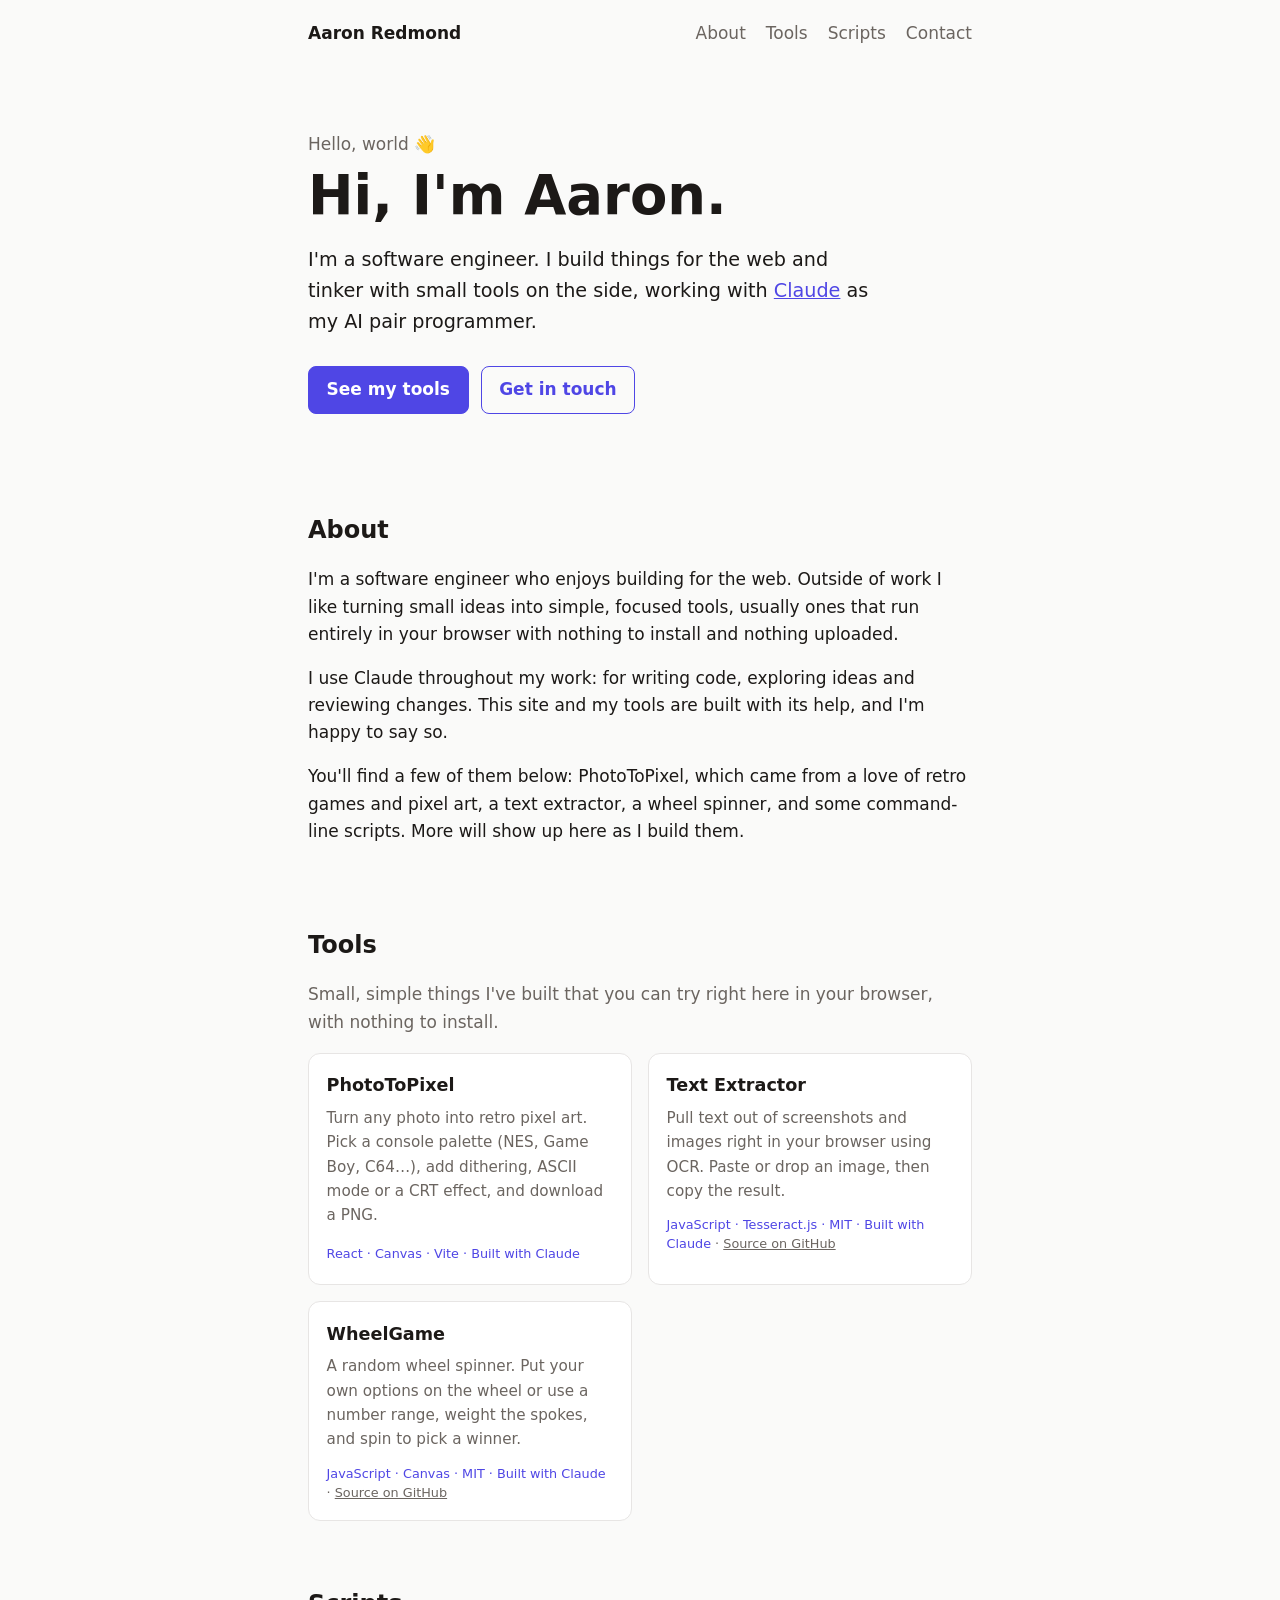
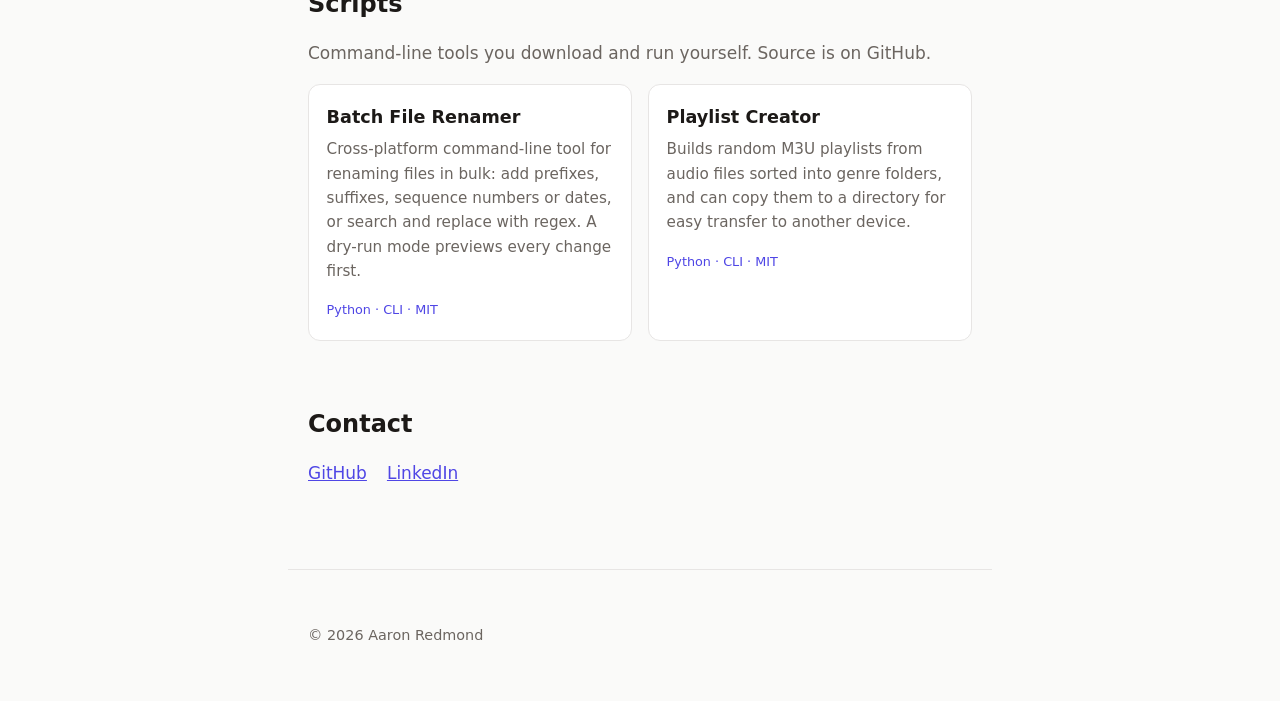
<file: index.html>
<!DOCTYPE html>
<html lang="en">
<head>
  <meta charset="utf-8">
  <meta name="viewport" content="width=device-width, initial-scale=1">
  <meta name="description" content="Aaron Redmond – personal website and small tools.">
  <meta name="color-scheme" content="light dark">
  <title>Aaron Redmond</title>
  <link rel="canonical" href="https://aaronredmond.github.io/">
  <link rel="icon" href="data:image/svg+xml,%3Csvg xmlns='http://www.w3.org/2000/svg' viewBox='0 0 32 32'%3E%3Crect width='32' height='32' rx='7' fill='%23444'/%3E%3Ctext x='16' y='23' font-family='sans-serif' font-size='18' font-weight='700' text-anchor='middle' fill='%23fff'%3EA%3C/text%3E%3C/svg%3E">
  <meta property="og:type" content="website">
  <meta property="og:title" content="Aaron Redmond">
  <meta property="og:description" content="Personal website and small tools: a pixel art converter, text extractor, wheel spinner and command-line scripts.">
  <meta property="og:url" content="https://aaronredmond.github.io/">
  <meta name="twitter:card" content="summary">
  <link rel="stylesheet" href="style.css">
</head>
<body>
  <header class="site-header">
    <a class="brand" href="#top">Aaron Redmond</a>
    <nav>
      <a href="#about">About</a>
      <a href="#tools">Tools</a>
      <a href="#scripts">Scripts</a>
      <a href="#contact">Contact</a>
    </nav>
  </header>

  <main id="top">
    <section class="hero">
      <p class="eyebrow">Hello, world 👋</p>
      <h1>Hi, I'm Aaron.</h1>
      <p class="lead">
        I'm a software engineer.
        I build things for the web and tinker with small tools on the side,
        working with <a href="https://claude.com/claude-code">Claude</a> as my AI pair programmer.
      </p>
      <p class="links">
        <a class="button" href="#tools">See my tools</a>
        <a class="button ghost" href="#contact">Get in touch</a>
      </p>
    </section>

    <section id="about">
      <h2>About</h2>
      <p>
        I'm a software engineer who enjoys building for the web. Outside of
        work I like turning small ideas into simple, focused tools, usually
        ones that run entirely in your browser with nothing to install and
        nothing uploaded.
      </p>
      <p>
        I use Claude throughout my work: for writing code, exploring ideas and
        reviewing changes. This site and my tools are built with its help, and
        I'm happy to say so.
      </p>
      <p>
        You'll find a few of them below: PhotoToPixel, which came from a love
        of retro games and pixel art, a text extractor, a wheel spinner, and
        some command-line scripts. More will show up here as I build them.
      </p>
    </section>

    <section id="tools">
      <h2>Tools</h2>
      <p class="muted">Small, simple things I've built that you can try right here in your browser, with nothing to install.</p>
      <div class="cards">
        <div class="card">
          <h3><a class="card-link" href="photo-to-pixel/">PhotoToPixel</a></h3>
          <p>
            Turn any photo into retro pixel art. Pick a console palette
            (NES, Game Boy, C64…), add dithering, ASCII mode or a CRT effect,
            and download a PNG.
          </p>
          <span class="tags">React · Canvas · Vite · Built with Claude</span>
        </div>
        <div class="card">
          <h3><a class="card-link" href="text-extractor/">Text Extractor</a></h3>
          <p>
            Pull text out of screenshots and images right in your browser
            using OCR. Paste or drop an image, then copy the result.
          </p>
          <p class="card-meta"><span class="tags">JavaScript · Tesseract.js · MIT · Built with Claude</span> · <a class="source" href="https://github.com/aaronredmond/Text-Extractor">Source on GitHub</a></p>
        </div>
        <div class="card">
          <h3><a class="card-link" href="wheel-game/">WheelGame</a></h3>
          <p>
            A random wheel spinner. Put your own options on the wheel or use a
            number range, weight the spokes, and spin to pick a winner.
          </p>
          <p class="card-meta"><span class="tags">JavaScript · Canvas · MIT · Built with Claude</span> · <a class="source" href="https://github.com/aaronredmond/WheelGame">Source on GitHub</a></p>
        </div>
      </div>
    </section>

    <section id="scripts">
      <h2>Scripts</h2>
      <p class="muted">Command-line tools you download and run yourself. Source is on GitHub.</p>
      <div class="cards">
        <a class="card" href="https://github.com/aaronredmond/batch-file-renamer">
          <h3>Batch File Renamer</h3>
          <p>
            Cross-platform command-line tool for renaming files in bulk: add
            prefixes, suffixes, sequence numbers or dates, or search and replace
            with regex. A dry-run mode previews every change first.
          </p>
          <span class="tags">Python · CLI · MIT</span>
        </a>
        <a class="card" href="https://github.com/aaronredmond/playlist-creator">
          <h3>Playlist Creator</h3>
          <p>
            Builds random M3U playlists from audio files sorted into genre
            folders, and can copy them to a directory for easy transfer to
            another device.
          </p>
          <span class="tags">Python · CLI · MIT</span>
        </a>
        <!-- Add more scripts by copying a card above -->
      </div>
    </section>

    <section id="contact">
      <h2>Contact</h2>
      <ul class="contact-list">
        <li><a href="https://github.com/aaronredmond">GitHub</a></li>
        <li><a href="https://www.linkedin.com/in/aaron-redmond-47b76a3a">LinkedIn</a></li>
      </ul>
    </section>
  </main>

  <footer>
    <p>&copy; <span id="year">2026</span> Aaron Redmond</p>
  </footer>

  <script>document.getElementById('year').textContent = new Date().getFullYear();</script>
</body>
</html>
</file>
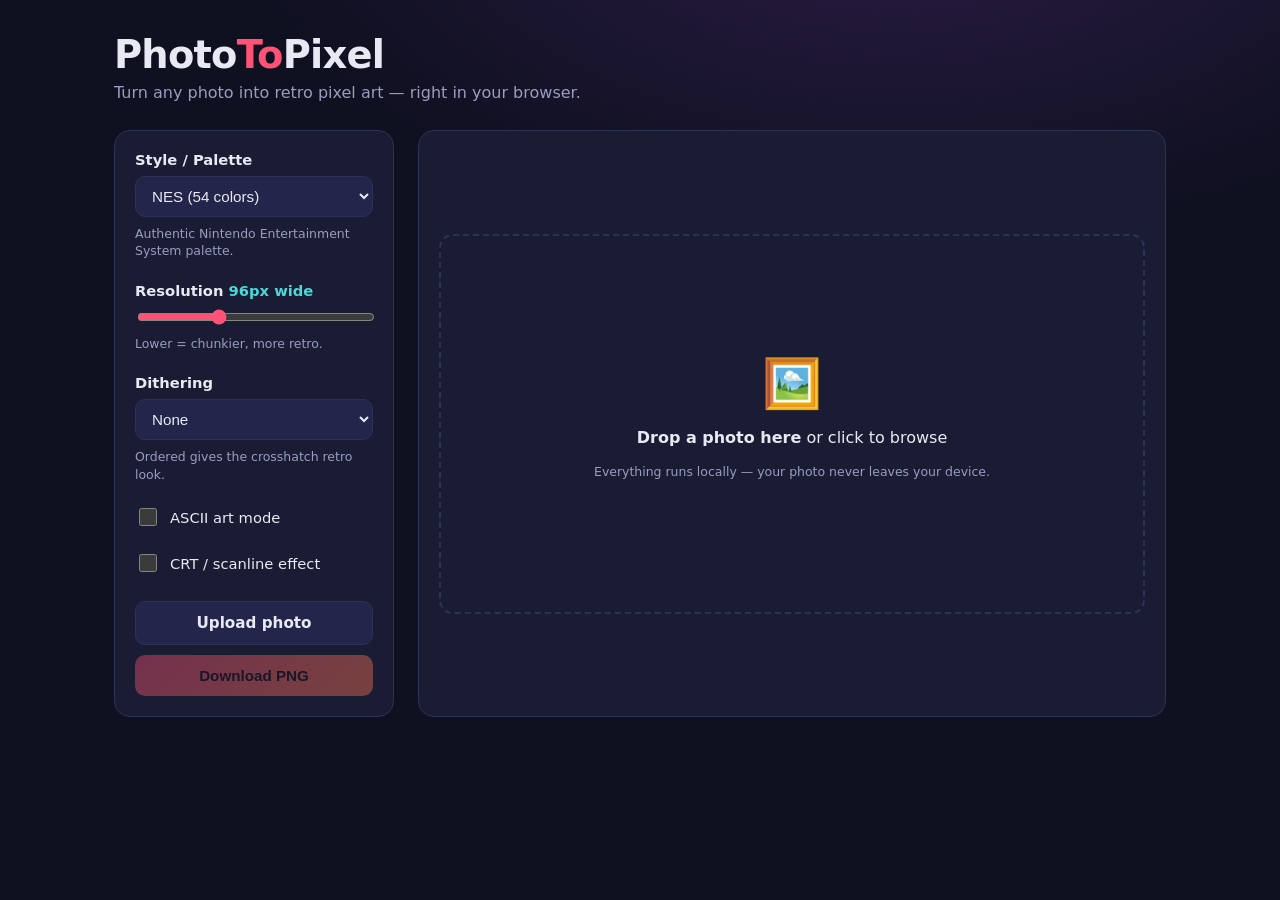
<file: photo-to-pixel/index.html>
<!doctype html>
<html lang="en">
  <head>
    <meta charset="UTF-8" />
    <meta name="viewport" content="width=device-width, initial-scale=1.0" />
    <title>PhotoToPixel — Pixel Art Converter</title>
    <script type="module" crossorigin src="/photo-to-pixel/assets/index-B_giEB7G.js"></script>
    <link rel="stylesheet" crossorigin href="/photo-to-pixel/assets/index-BTE2nq8Z.css">
  </head>
  <body>
    <div id="root"></div>
  </body>
</html>
</file>
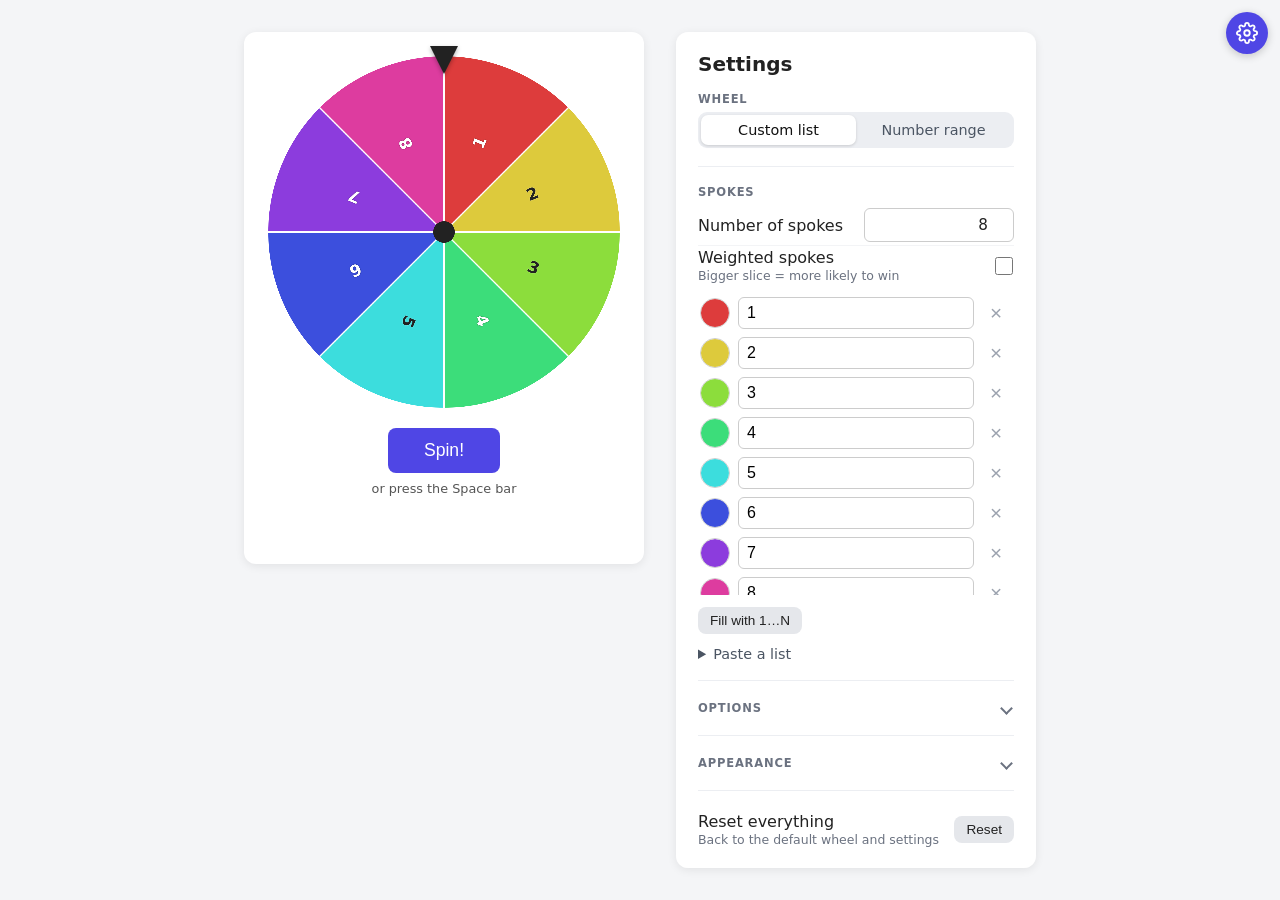
<file: wheel-game/index.html>
<!DOCTYPE html>
<html lang="en">
<head>
<meta charset="UTF-8">
<meta name="viewport" content="width=device-width, initial-scale=1">
<title>Random Wheel</title>
<link rel="stylesheet" href="styles.css">
</head>
<body>
  <main class="panel wheel-panel">
    <div class="wheel-wrap">
      <div class="pointer" aria-hidden="true"></div>
      <canvas id="wheel" width="1600" height="1600" role="img" aria-label="Wheel"></canvas>
    </div>
    <button id="spin">Spin!</button>
    <div class="hint">or press the Space bar</div>
    <div id="result" role="status" aria-live="polite" aria-atomic="true"></div>

    <div class="history" id="historyBox" hidden>
      <div class="history-head"><span>Recent spins</span><button class="small" id="clearHistory">Clear</button></div>
      <ul id="history" aria-label="Recent spin results"></ul>
    </div>
  </main>

  <canvas id="confetti" aria-hidden="true"></canvas>

  <button id="toggleSettings" aria-controls="settings" aria-expanded="true" aria-label="Hide settings" title="Hide settings">
    <svg viewBox="0 0 24 24" aria-hidden="true">
      <circle cx="12" cy="12" r="3"/>
      <path d="M19.4 15a1.65 1.65 0 0 0 .33 1.82l.06.06a2 2 0 0 1 0 2.83 2 2 0 0 1-2.83 0l-.06-.06a1.65 1.65 0 0 0-1.82-.33 1.65 1.65 0 0 0-1 1.51V21a2 2 0 0 1-2 2 2 2 0 0 1-2-2v-.09A1.65 1.65 0 0 0 9 19.4a1.65 1.65 0 0 0-1.82.33l-.06.06a2 2 0 0 1-2.83 0 2 2 0 0 1 0-2.83l.06-.06a1.65 1.65 0 0 0 .33-1.82 1.65 1.65 0 0 0-1.51-1H3a2 2 0 0 1-2-2 2 2 0 0 1 2-2h.09A1.65 1.65 0 0 0 4.6 9a1.65 1.65 0 0 0-.33-1.82l-.06-.06a2 2 0 0 1 0-2.83 2 2 0 0 1 2.83 0l.06.06a1.65 1.65 0 0 0 1.82.33H9a1.65 1.65 0 0 0 1-1.51V3a2 2 0 0 1 2-2 2 2 0 0 1 2 2v.09a1.65 1.65 0 0 0 1 1.51 1.65 1.65 0 0 0 1.82-.33l.06-.06a2 2 0 0 1 2.83 0 2 2 0 0 1 0 2.83l-.06.06a1.65 1.65 0 0 0-.33 1.82V9a1.65 1.65 0 0 0 1.51 1H21a2 2 0 0 1 2 2 2 2 0 0 1-2 2h-.09a1.65 1.65 0 0 0-1.51 1z"/>
    </svg>
  </button>

  <aside class="panel config" id="settings">
    <h2>Settings</h2>
    <fieldset id="cfg">

      <section class="group">
        <h3>Wheel</h3>
        <div class="seg" role="radiogroup" aria-label="Wheel type">
          <label><input type="radio" name="mode" value="list" checked> Custom list</label>
          <label><input type="radio" name="mode" value="range"> Number range</label>
        </div>
        <div data-mode="range">
          <div class="field"><label for="min">Minimum</label><input type="number" id="min" value="1"></div>
          <div class="field"><label for="max">Maximum</label><input type="number" id="max" value="100"></div>
          <p class="note" id="rangeNote"></p>
        </div>
      </section>

      <section class="group" data-mode="list">
        <h3>Spokes</h3>
        <div class="field"><label for="count">Number of spokes</label><input type="number" id="count" min="1" max="50" value="8"></div>
        <label class="field"><span>Weighted spokes<small>Bigger slice = more likely to win</small></span><input type="checkbox" id="weighted"></label>
        <div id="items"></div>
        <div id="removedInfo" hidden></div>
        <div class="actions">
          <button class="small" id="numbers">Fill with 1…N</button>
        </div>
        <details>
          <summary>Paste a list</summary>
          <textarea id="paste" placeholder="One item per line" aria-label="Items to paste, one per line"></textarea>
          <button class="small" id="applyPaste">Replace spokes</button>
        </details>
      </section>

      <section class="group">
        <details class="collapse">
          <summary>Options</summary>
          <label class="field"><span>Remove winner after each spin<small>Winner leaves the wheel on the next spin</small></span><input type="checkbox" id="removeWinner"></label>
          <label class="field"><span>Sound effects</span><input type="checkbox" id="sound" checked></label>
          <label class="field"><span>Show recent spins</span><input type="checkbox" id="showHistory" checked></label>
        </details>
      </section>

      <section class="group">
        <details class="collapse">
          <summary>Appearance</summary>
          <div class="field"><label for="wheelSize">Wheel size</label>
            <select id="wheelSize">
              <option value="360">Small</option>
              <option value="460">Medium</option>
              <option value="600">Large</option>
              <option value="760">Extra large</option>
              <option value="fit">Fit screen</option>
            </select>
          </div>
          <div class="field"><label for="palette">Colour scheme</label>
            <select id="palette">
              <option value="rainbow">Rainbow</option>
              <option value="pastel">Pastel</option>
              <option value="ocean">Ocean</option>
              <option value="sunset">Sunset</option>
              <option value="forest">Forest</option>
            </select>
          </div>
          <div class="field" data-mode="list"><span>Hand-picked colours<small>Clear them to follow the scheme</small></span>
            <button class="small" id="resetColors">Clear</button>
          </div>
        </details>
      </section>

      <section class="group">
        <div class="field"><span>Reset everything<small>Back to the default wheel and settings</small></span>
          <button class="small" id="resetAll">Reset</button>
        </div>
      </section>

    </fieldset>
  </aside>

<script src="script.js"></script>
</body>
</html>
</file>
<file: style.css>
:root {
  --bg: #fafaf9;
  --fg: #1c1917;
  --muted: #6b6560;
  --card: #ffffff;
  --border: #e7e5e4;
  --accent: #4f46e5;
  --accent-fg: #ffffff;
}

@media (prefers-color-scheme: dark) {
  :root {
    --bg: #131211;
    --fg: #f5f5f4;
    --muted: #a8a29e;
    --card: #1c1a19;
    --border: #2e2b29;
    --accent: #818cf8;
    --accent-fg: #131211;
  }
}

* { box-sizing: border-box; }

html { scroll-behavior: smooth; }

body {
  margin: 0;
  background: var(--bg);
  color: var(--fg);
  font: 17px/1.6 system-ui, -apple-system, "Segoe UI", Roboto, sans-serif;
}

a { color: var(--accent); }

.site-header,
main,
footer {
  max-width: 44rem;
  margin: 0 auto;
  padding-inline: 1.25rem;
}

.site-header {
  display: flex;
  justify-content: space-between;
  align-items: center;
  padding-block: 1.25rem;
}

.brand {
  color: var(--fg);
  font-weight: 700;
  text-decoration: none;
}

.site-header nav { display: flex; gap: 1.25rem; }
.site-header nav a { color: var(--muted); text-decoration: none; }
.site-header nav a:hover { color: var(--fg); }

.hero { padding-block: 4rem 3rem; }

.eyebrow { color: var(--muted); margin: 0 0 .5rem; }

h1 {
  font-size: clamp(2.2rem, 7vw, 3.4rem);
  line-height: 1.1;
  margin: 0 0 1rem;
}

h2 { font-size: 1.5rem; margin: 0 0 .75rem; }
h3 { margin: 0 0 .4rem; font-size: 1.1rem; }

.lead { font-size: 1.2rem; max-width: 36rem; }
.muted { color: var(--muted); }

section { padding-block: 2rem; }

.links { display: flex; flex-wrap: wrap; gap: .75rem; margin-top: 1.75rem; }

.button {
  display: inline-block;
  padding: .6rem 1.1rem;
  border-radius: .5rem;
  background: var(--accent);
  color: var(--accent-fg);
  font-weight: 600;
  text-decoration: none;
  border: 1px solid var(--accent);
}
.button.ghost { background: transparent; color: var(--accent); }
.button:hover { opacity: .85; }

.cards {
  display: grid;
  grid-template-columns: repeat(auto-fill, minmax(16rem, 1fr));
  gap: 1rem;
  margin-top: 1rem;
}

.card {
  display: block;
  padding: 1.1rem;
  background: var(--card);
  border: 1px solid var(--border);
  border-radius: .75rem;
  color: var(--fg);
  text-decoration: none;
  transition: transform .15s, border-color .15s;
}
.card:hover { transform: translateY(-2px); border-color: var(--accent); }
.card p { margin: 0 0 .75rem; color: var(--muted); font-size: .95rem; }
.tags { font-size: .8rem; color: var(--accent); }

.contact-list { list-style: none; padding: 0; display: flex; flex-wrap: wrap; gap: 1.25rem; }

footer {
  padding-block: 2.5rem;
  color: var(--muted);
  font-size: .9rem;
  border-top: 1px solid var(--border);
  margin-top: 2rem;
}

:focus-visible { outline: 2px solid var(--accent); outline-offset: 3px; }

/* Cards that hold two links: the title link stretches over the whole card,
   and the Source link sits above it so both stay clickable. */
div.card { position: relative; }
.card-link { color: inherit; text-decoration: none; }
.card-link::after { content: ""; position: absolute; inset: 0; border-radius: .75rem; }
.card-link:focus-visible { outline: none; }
.card-link:focus-visible::after { outline: 2px solid var(--accent); outline-offset: 3px; }
.card .card-meta { margin: 0; font-size: .8rem; line-height: 1.5; color: var(--muted); }
.card-meta .tags { font-size: inherit; }
.source { position: relative; z-index: 1; font-size: inherit; color: var(--muted); }
</file>
<file: photo-to-pixel/assets/index-BTE2nq8Z.css>
:root{--bg: #0f1020;--panel: #1a1c33;--panel-2: #23264a;--text: #e8e9f3;--muted: #9a9cc0;--accent: #ff5277;--accent-2: #4ad9d9;--border: #2e3157;color-scheme:dark}*{box-sizing:border-box}body{margin:0;font-family:ui-sans-serif,system-ui,-apple-system,Segoe UI,Roboto,sans-serif;background:radial-gradient(1200px 600px at 70% -10%,#2a1c44 0%,var(--bg) 55%);color:var(--text);min-height:100vh}.app{max-width:1100px;margin:0 auto;padding:32px 24px 64px}.header h1{font-size:2.4rem;margin:0;letter-spacing:-.02em}.header .accent{color:var(--accent)}.tagline{color:var(--muted);margin:6px 0 0}.layout{display:grid;grid-template-columns:280px 1fr;gap:24px;margin-top:28px}@media (max-width: 760px){.layout{grid-template-columns:1fr}}.controls{background:var(--panel);border:1px solid var(--border);border-radius:16px;padding:20px;display:flex;flex-direction:column;gap:22px;height:fit-content}.field{display:flex;flex-direction:column;gap:8px}.field-label{font-weight:600;font-size:.92rem}.field-label em{color:var(--accent-2);font-style:normal;font-weight:700}.hint{color:var(--muted);font-size:.78rem;line-height:1.4}select,input[type=range]{width:100%}select{background:var(--panel-2);color:var(--text);border:1px solid var(--border);border-radius:10px;padding:10px 12px;font-size:.95rem}input[type=range]{accent-color:var(--accent)}.subfields{display:flex;flex-direction:column;gap:16px;margin:-8px 0 0 6px;padding-left:14px;border-left:2px solid var(--border)}.checkbox{flex-direction:row;align-items:center;gap:10px;font-size:.92rem}.checkbox input{width:18px;height:18px;accent-color:var(--accent)}.actions{display:flex;flex-direction:column;gap:10px;margin-top:4px}.btn{display:inline-flex;align-items:center;justify-content:center;background:var(--panel-2);color:var(--text);border:1px solid var(--border);border-radius:10px;padding:12px 16px;font-size:.95rem;font-weight:600;cursor:pointer;transition:transform .05s ease,background .15s ease}.btn:hover{background:#2c2f5a}.btn:active{transform:translateY(1px)}.btn.primary{background:linear-gradient(135deg,var(--accent),#ff7a52);border:none;color:#1a0e16}.btn.primary:disabled{opacity:.4;cursor:not-allowed}.stage{background:var(--panel);border:1px solid var(--border);border-radius:16px;padding:20px;display:flex;align-items:center;justify-content:center;min-height:420px}.preview{max-width:100%;max-height:70vh;image-rendering:pixelated;border-radius:8px;box-shadow:0 10px 40px #00000073}.dropzone{width:100%;min-height:380px;border:2px dashed var(--border);border-radius:14px;display:flex;align-items:center;justify-content:center;cursor:pointer;transition:border-color .15s ease,background .15s ease}.dropzone.dragging{border-color:var(--accent);background:#ff52770f}.dropzone-inner{text-align:center;padding:24px}.dropzone-icon{font-size:3rem;margin-bottom:8px}.error{margin:0;padding:10px 12px;background:#ff52771f;border:1px solid var(--accent);border-radius:10px;color:#ffb3c4;font-size:.82rem;line-height:1.4}
</file>
<file: wheel-game/styles.css>
* { box-sizing: border-box; }
  body {
    margin: 0; font-family: system-ui, sans-serif; background: #f4f5f7; color: #222;
    display: flex; flex-wrap: wrap; gap: 32px; justify-content: center; align-items: flex-start; padding: 32px;
  }
  .panel { background: #fff; border-radius: 12px; padding: 20px; box-shadow: 0 2px 10px rgba(0,0,0,.08); }
  /* Wheel size: --wheel is the chosen size; --avail is the width the layout can spare for it;
     the last term keeps the wheel (plus button and result) within the window height. */
  body {
    --wheel: 460px;
    --avail: calc(100vw - 530px);
    --ww: max(260px, min(var(--wheel), var(--avail), calc(100vh - 240px)));
  }
  body.zen { --avail: calc(100vw - 110px); }
  @media (max-width: 900px) { body { --avail: calc(100vw - 110px); } }
  .wheel-panel { display: flex; flex-direction: column; align-items: center; gap: 16px; width: calc(var(--ww) + 40px); max-width: 100%; }
  .wheel-wrap { position: relative; width: var(--ww); max-width: 100%; }
  canvas { width: 100%; height: auto; display: block; }
  .pointer {
    position: absolute; top: -6px; left: 50%; transform: translateX(-50%);
    width: 0; height: 0; border-left: 14px solid transparent; border-right: 14px solid transparent;
    border-top: 28px solid #222; filter: drop-shadow(0 2px 2px rgba(0,0,0,.3)); z-index: 1;
  }
  button {
    font-size: 1.1rem; padding: 12px 36px; border: 0; border-radius: 8px;
    background: #4f46e5; color: #fff; cursor: pointer;
  }
  button:disabled { opacity: .5; cursor: not-allowed; }
  :focus-visible { outline: 3px solid #f59e0b; outline-offset: 2px; }
  .hint { font-size: .8rem; color: #555; margin-top: -8px; }
  #result { font-size: 1.5rem; font-weight: 600; min-height: 2rem; text-align: center; overflow-wrap: anywhere; }

  .history { width: 100%; padding: 10px; background: #f4f5f7; border-radius: 8px; }
  .history-head { display: flex; justify-content: space-between; align-items: center; font-size: .85rem; font-weight: 600; color: #555; }
  .history-head button { margin: 0; padding: 4px 10px; }
  #history { list-style: none; margin: 8px 0 0; padding: 0; display: flex; flex-wrap: wrap; gap: 6px; }
  #history li { display: inline-flex; align-items: center; gap: 6px; padding: 3px 10px; font-size: .9rem; background: #fff; border: 1px solid #d1d5db; border-radius: 999px; max-width: 100%; }
  #history li:first-child { border-color: #4f46e5; font-weight: 600; }
  #history .dot { width: 10px; height: 10px; border-radius: 50%; flex: none; }
  #history .txt { overflow: hidden; text-overflow: ellipsis; white-space: nowrap; max-width: 180px; }

  /* ---- Settings panel ---- */
  .config {
    width: 360px; max-width: 90vw; padding: 20px 22px;
    position: sticky; top: 32px; max-height: calc(100vh - 64px); overflow-y: auto;
  }
  .config h2 { margin: 0 0 16px; font-size: 1.25rem; }
  fieldset { border: 0; padding: 0; margin: 0; min-width: 0; }
  .group { margin-top: 18px; padding-top: 18px; border-top: 1px solid #eceef2; }
  .group:first-child { margin-top: 0; padding-top: 0; border-top: 0; }
  .group h3 { margin: 0 0 6px; font-size: .72rem; font-weight: 700; letter-spacing: .07em; text-transform: uppercase; color: #6b7280; }

  /* One row = label on the left, control on the right; every control shares the same right edge. */
  .field { display: flex; align-items: center; justify-content: space-between; gap: 12px; min-height: 40px; font-weight: 500; }
  .field > span, .field > label { flex: 1; min-width: 0; }
  .field small { display: block; margin-top: 1px; font-size: .78rem; font-weight: 400; color: #6b7280; }
  .field select, .field input[type=number] {
    flex: none; width: 150px; padding: 7px 10px; font-size: .95rem; font-family: inherit;
    border: 1px solid #ccc; border-radius: 6px; background: #fff; color: inherit;
  }
  .field input[type=number] { text-align: right; }
  .field input[type=checkbox] { flex: none; width: 18px; height: 18px; margin: 0 1px; accent-color: #4f46e5; cursor: pointer; }
  .field + .field { border-top: 1px solid #f3f4f6; }
  #removedInfo + .field { border-top: 1px solid #f3f4f6; }
  label.field { cursor: pointer; }
  label.field:has(input:disabled) { opacity: .5; cursor: not-allowed; }
  .note { font-size: .8rem; color: #6b7280; margin: 4px 0 0; }

  /* Wheel type: segmented control */
  .seg { display: grid; grid-template-columns: 1fr 1fr; padding: 3px; background: #eceef2; border-radius: 9px; }
  .seg label { position: relative; text-align: center; padding: 7px 8px; border-radius: 7px; font-size: .9rem; font-weight: 500; color: #4b5563; cursor: pointer; }
  .seg input { position: absolute; opacity: 0; inset: 0; margin: 0; cursor: pointer; }
  .seg label:has(input:checked) { background: #fff; color: #111; box-shadow: 0 1px 3px rgba(0,0,0,.15); }
  .seg label:has(input:focus-visible) { outline: 3px solid #f59e0b; outline-offset: 1px; }
  .seg + * { margin-top: 10px; }

  #items { margin-top: 10px; display: flex; flex-direction: column; gap: 8px; max-height: 300px; overflow-y: auto; padding: 2px 4px 2px 2px; }
  .actions { display: flex; gap: 8px; margin-top: 12px; }
  .config details { margin-top: 12px; }
  .config summary { font-weight: 500; font-size: .9rem; color: #4b5563; }
  .config textarea { height: 96px; }
  .config details .small { margin-top: 8px; }
  /* Collapsible sections (Options, Appearance) */
  .config details.collapse { margin-top: 0; }
  .config details.collapse > summary {
    display: flex; align-items: center; justify-content: space-between; list-style: none; cursor: pointer;
    font-size: .72rem; font-weight: 700; letter-spacing: .07em; text-transform: uppercase; color: #6b7280;
    padding: 2px 0;
  }
  .config details.collapse > summary::-webkit-details-marker { display: none; }
  .config details.collapse > summary::after {
    content: ''; width: 7px; height: 7px; margin-right: 3px;
    border-right: 2px solid currentColor; border-bottom: 2px solid currentColor;
    transform: rotate(45deg); transition: transform .15s;
  }
  .config details.collapse[open] > summary::after { transform: rotate(-135deg); }
  .config details.collapse[open] > summary { margin-bottom: 6px; }
  .config details.collapse > summary:hover { color: #111; }
  .row { display: flex; align-items: center; gap: 8px; }
  .row input { padding: 6px 8px; font-size: 1rem; border: 1px solid #ccc; border-radius: 6px; }
  .row input.text { flex: 1; min-width: 0; }
  .row input.swatch {
    flex: none; width: 30px; height: 30px; padding: 0; background: none; cursor: pointer;
    border-radius: 50%; overflow: hidden; -webkit-appearance: none; appearance: none;
  }
  .row input.swatch::-webkit-color-swatch-wrapper { padding: 0; }
  .row input.swatch::-webkit-color-swatch { border: 0; border-radius: 50%; }
  .row input.swatch::-moz-color-swatch { border: 0; border-radius: 50%; }
  .row input.weight { flex: none; width: 64px; margin: 0; }
  .row button.del {
    flex: none; width: 28px; height: 28px; padding: 0; border-radius: 50%;
    background: transparent; color: #9ca3af; font-size: 1.3rem; line-height: 1;
  }
  .row button.del:hover:not(:disabled) { background: #fee2e2; color: #b91c1c; }
  .row button.del:disabled { opacity: .35; }
  .small { background: #e5e7eb; color: #222; font-size: .85rem; padding: 6px 12px; margin: 0; }
  .small:hover:not(:disabled) { background: #d9dce2; }
  .small.danger, .small.danger:hover:not(:disabled) { background: #dc2626; color: #fff; }
  #removedInfo { margin-top: 8px; padding: 10px; background: #f4f5f7; border-radius: 8px; }
  .removed-head { display: flex; justify-content: space-between; align-items: center; font-size: .85rem; font-weight: 600; color: #555; }
  .removed-head button { margin: 0; padding: 4px 10px; }
  .chips { display: flex; flex-wrap: wrap; gap: 6px; margin-top: 8px; max-height: 90px; overflow-y: auto; }
  .chip {
    display: inline-flex; align-items: center; gap: 4px; max-width: 100%;
    margin: 0; padding: 3px 8px; font-size: .85rem; border-radius: 999px;
    background: #fff; color: #333; border: 1px solid #d1d5db;
  }
  .chip span { overflow: hidden; text-overflow: ellipsis; white-space: nowrap; max-width: 160px; }
  .chip:hover { border-color: #4f46e5; color: #4f46e5; }
  #confetti { position: fixed; inset: 0; width: 100vw; height: 100vh; pointer-events: none; z-index: 10; }
  details { margin-top: 12px; }
  summary { cursor: pointer; font-weight: 600; }
  textarea { width: 100%; height: 110px; margin-top: 8px; padding: 8px; font: inherit; border: 1px solid #ccc; border-radius: 6px; resize: vertical; }
  #toggleSettings {
    position: fixed; top: 12px; right: 12px; z-index: 5; margin: 0; padding: 0;
    width: 42px; height: 42px; border-radius: 50%; display: grid; place-items: center;
    background: #fff; color: #222; box-shadow: 0 2px 8px rgba(0,0,0,.2);
  }
  #toggleSettings:hover { background: #eef0ff; color: #4f46e5; }
  #toggleSettings svg { width: 22px; height: 22px; fill: none; stroke: currentColor; stroke-width: 2; stroke-linecap: round; stroke-linejoin: round; }
  #toggleSettings[aria-expanded="true"] { background: #4f46e5; color: #fff; }
  [hidden] { display: none !important; }
</file>
